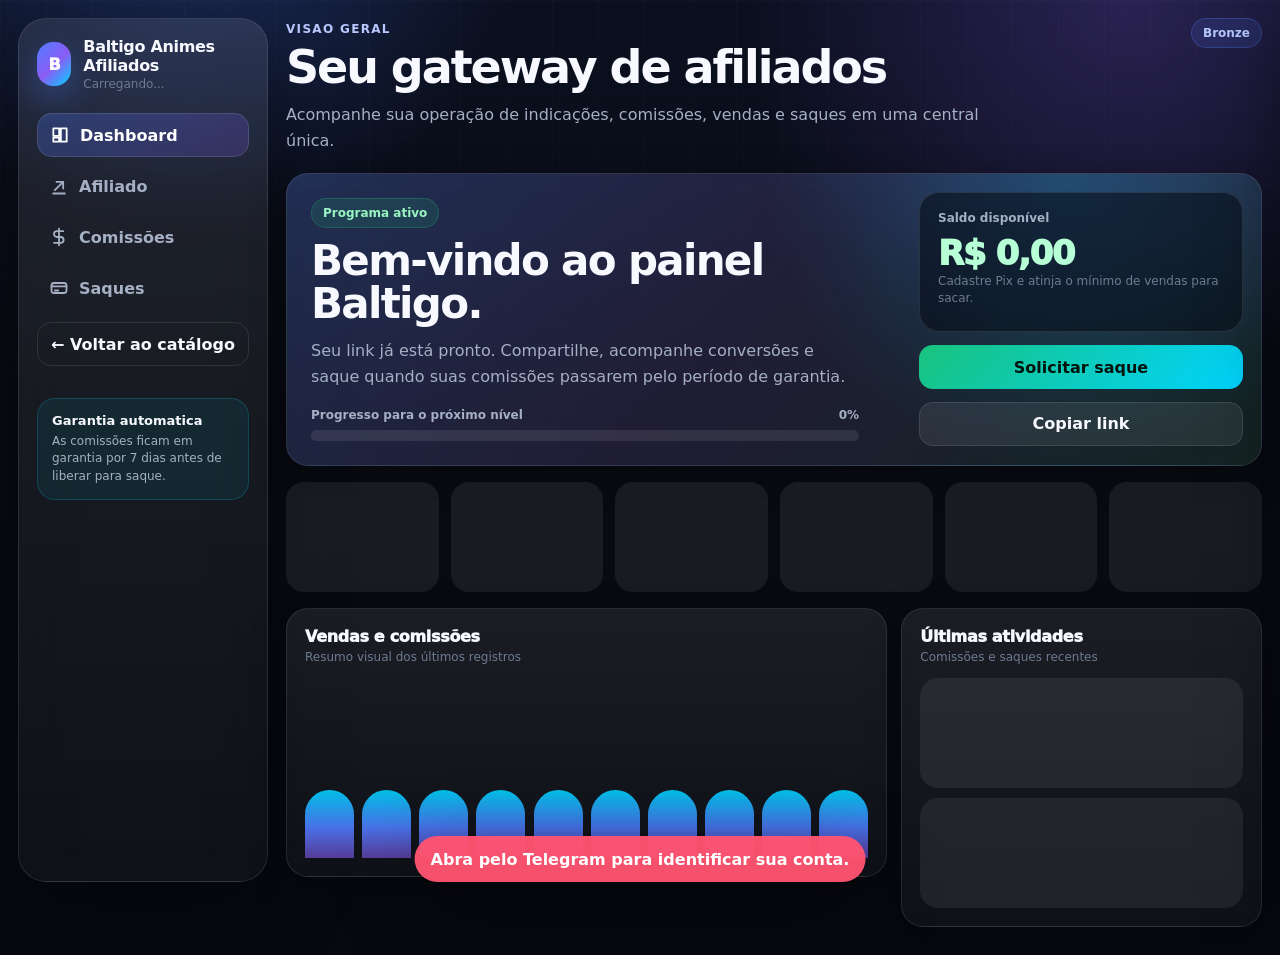
<file: miniapp/affiliate/index.html>
<!doctype html>
<html lang="pt-BR">
<head>
  <meta charset="utf-8" />
  <meta name="viewport" content="width=device-width, initial-scale=1, maximum-scale=1, viewport-fit=cover" />
  <title>Baltigo Animes Afiliados</title>
  <meta name="theme-color" content="#090d18" />
  <script src="https://telegram.org/js/telegram-web-app.js"></script>
  <style>
    :root {
      --bg: #080b12;
      --bg2: #0c1220;
      --surface: rgba(17, 24, 39, .78);
      --surface2: rgba(25, 34, 52, .86);
      --surface3: rgba(255, 255, 255, .065);
      --line: rgba(255, 255, 255, .10);
      --line2: rgba(255, 255, 255, .18);
      --text: #f7f9ff;
      --text2: #a5b0c4;
      --text3: #6f7b93;
      --blue: #4f7dff;
      --cyan: #00d4ff;
      --purple: #8b5cf6;
      --green: #21d07a;
      --amber: #f6c453;
      --red: #ff5470;
      --shadow: 0 24px 80px rgba(0, 0, 0, .45);
      --shadow2: 0 10px 36px rgba(0, 0, 0, .30);
      --radius: 22px;
      --radius2: 14px;
      --safe-t: env(safe-area-inset-top, 0px);
      --safe-b: env(safe-area-inset-bottom, 0px);
      --ease: cubic-bezier(.22, 1, .36, 1);
      color-scheme: dark;
      font-family: Inter, ui-sans-serif, system-ui, -apple-system, BlinkMacSystemFont, "Segoe UI", sans-serif;
    }

    * { box-sizing: border-box; }
    html { scroll-behavior: smooth; }
    body {
      margin: 0;
      min-height: 100dvh;
      color: var(--text);
      background:
        radial-gradient(circle at 15% -10%, rgba(79, 125, 255, .28), transparent 330px),
        radial-gradient(circle at 88% 0%, rgba(139, 92, 246, .24), transparent 380px),
        linear-gradient(180deg, #0b1020 0%, #080b12 42%, #070910 100%);
      overflow-x: hidden;
      -webkit-font-smoothing: antialiased;
    }
    body::before {
      content: "";
      position: fixed;
      inset: 0;
      pointer-events: none;
      background-image:
        linear-gradient(rgba(255,255,255,.022) 1px, transparent 1px),
        linear-gradient(90deg, rgba(255,255,255,.022) 1px, transparent 1px);
      background-size: 46px 46px;
      mask-image: linear-gradient(180deg, rgba(0,0,0,.8), transparent 76%);
    }
    button, input, select, textarea { font: inherit; }
    button { border: 0; cursor: pointer; }
    input, select, textarea {
      width: 100%;
      color: var(--text);
      background: rgba(255, 255, 255, .065);
      border: 1px solid var(--line);
      border-radius: 14px;
      min-height: 48px;
      outline: none;
      padding: 0 14px;
      transition: border-color .2s, box-shadow .2s, background .2s;
    }
    textarea { min-height: 98px; padding-top: 12px; resize: vertical; }
    input:focus, select:focus, textarea:focus {
      border-color: rgba(79, 125, 255, .72);
      box-shadow: 0 0 0 4px rgba(79, 125, 255, .14);
      background: rgba(255, 255, 255, .09);
    }
    label { display: grid; gap: 8px; color: var(--text2); font-size: 13px; font-weight: 700; }

    .app-shell { position: relative; z-index: 1; max-width: 1440px; margin: 0 auto; padding: calc(18px + var(--safe-t)) 18px calc(28px + var(--safe-b)); }
    .layout { display: grid; grid-template-columns: 250px minmax(0, 1fr); gap: 18px; align-items: start; }
    .sidebar {
      position: sticky;
      top: calc(16px + var(--safe-t));
      min-height: calc(100dvh - 36px - var(--safe-t));
      background: linear-gradient(180deg, rgba(255,255,255,.09), rgba(255,255,255,.035));
      border: 1px solid var(--line);
      border-radius: 28px;
      box-shadow: var(--shadow);
      backdrop-filter: blur(24px);
      padding: 18px;
    }
    .brand { display: flex; align-items: center; gap: 12px; margin-bottom: 22px; }
    .brand-mark {
      width: 44px; height: 44px; border-radius: 16px;
      display: grid; place-items: center; font-weight: 950; letter-spacing: -.04em;
      background: linear-gradient(135deg, var(--blue), var(--purple) 52%, var(--cyan));
      box-shadow: 0 12px 32px rgba(79, 125, 255, .35);
    }
    .brand-title { font-size: 16px; font-weight: 900; letter-spacing: -.02em; }
    .brand-sub { color: var(--text3); font-size: 12px; margin-top: 2px; }
    .nav { display: grid; gap: 7px; }
    .nav-btn {
      display: flex; align-items: center; gap: 10px;
      min-height: 44px;
      padding: 0 12px;
      border-radius: 15px;
      background: transparent;
      color: var(--text2);
      font-weight: 800;
      transition: transform .18s var(--ease), background .18s, color .18s;
    }
    .nav-btn:hover { background: rgba(255,255,255,.07); color: var(--text); transform: translateX(2px); }
    .nav-btn.active { background: linear-gradient(135deg, rgba(79,125,255,.26), rgba(139,92,246,.20)); color: #fff; border: 1px solid rgba(255,255,255,.12); }
    .nav-ico { width: 20px; height: 20px; display: grid; place-items: center; color: currentColor; }
    .nav-ico svg { width: 20px; height: 20px; stroke: currentColor; fill: none; stroke-width: 2.15; stroke-linecap: round; stroke-linejoin: round; }
    .side-mini {
      margin-top: 18px;
      padding: 14px;
      border-radius: 18px;
      background: rgba(0, 212, 255, .08);
      border: 1px solid rgba(0, 212, 255, .18);
    }
    .side-mini strong { display: block; font-size: 13px; }
    .side-mini span { display: block; margin-top: 5px; color: var(--text2); font-size: 12px; line-height: 1.45; }

    .mobile-top { display: none; align-items: center; justify-content: space-between; gap: 12px; margin-bottom: 14px; }
    .mobile-nav {
      display: none;
      position: fixed;
      left: 12px; right: 12px; bottom: calc(10px + var(--safe-b));
      z-index: 30;
      grid-template-columns: repeat(5, 1fr);
      gap: 4px;
      padding: 6px;
      border-radius: 24px;
      background: rgba(12, 18, 32, .92);
      border: 1px solid var(--line);
      box-shadow: var(--shadow);
      backdrop-filter: blur(24px);
    }
    .mobile-nav.no-admin { grid-template-columns: repeat(4, 1fr); }
    .mobile-nav .nav-btn { min-height: 56px; justify-content: center; padding: 0; border-radius: 18px; flex-direction: column; gap: 3px; font-size: 10px; }
    .mobile-nav .nav-btn span:last-child { display: block; }
    .mobile-nav .nav-ico { width: 22px; height: 22px; }
    .mobile-nav .nav-ico svg { width: 21px; height: 21px; }

    .content { min-width: 0; }
    .page { display: none; animation: pageIn .26s var(--ease) both; }
    .page.active { display: block; }
    @keyframes pageIn { from { opacity: 0; transform: translateY(12px); } to { opacity: 1; transform: translateY(0); } }

    .topline { display: flex; align-items: flex-start; justify-content: space-between; gap: 14px; margin-bottom: 18px; }
    .eyebrow { display: inline-flex; align-items: center; gap: 8px; color: #b9c7ff; font-size: 12px; font-weight: 900; text-transform: uppercase; letter-spacing: .11em; }
    .page-title { margin: 8px 0 0; font-size: clamp(27px, 4.5vw, 46px); line-height: .98; letter-spacing: -.045em; }
    .page-copy { color: var(--text2); max-width: 720px; line-height: 1.65; margin: 12px 0 0; }
    .pill {
      display: inline-flex; align-items: center; gap: 7px;
      min-height: 30px;
      padding: 0 11px;
      border-radius: 999px;
      font-size: 12px;
      font-weight: 900;
      background: rgba(255,255,255,.07);
      border: 1px solid var(--line);
      color: var(--text2);
      white-space: nowrap;
    }
    .pill.green { background: rgba(33,208,122,.12); border-color: rgba(33,208,122,.24); color: #9af5c2; }
    .pill.amber { background: rgba(246,196,83,.13); border-color: rgba(246,196,83,.24); color: #ffe4a1; }
    .pill.blue { background: rgba(79,125,255,.14); border-color: rgba(79,125,255,.28); color: #b8c8ff; }
    .pill.red { background: rgba(255,84,112,.13); border-color: rgba(255,84,112,.26); color: #ffb3c1; }

    .card {
      position: relative;
      overflow: hidden;
      background: linear-gradient(180deg, rgba(255,255,255,.078), rgba(255,255,255,.036));
      border: 1px solid var(--line);
      border-radius: var(--radius);
      box-shadow: var(--shadow2);
      backdrop-filter: blur(22px);
      transition: transform .22s var(--ease), border-color .22s, background .22s;
    }
    .card:hover { transform: translateY(-3px); border-color: rgba(255,255,255,.18); }
    .card-pad { padding: 18px; }
    .hero-card {
      display: grid;
      grid-template-columns: minmax(0, 1fr) 360px;
      gap: 18px;
      align-items: stretch;
      margin-bottom: 16px;
      background:
        radial-gradient(circle at 80% 0%, rgba(0,212,255,.20), transparent 300px),
        linear-gradient(135deg, rgba(79,125,255,.22), rgba(139,92,246,.11) 48%, rgba(33,208,122,.08)),
        rgba(255,255,255,.045);
    }
    .hero-main { padding: 24px; }
    .hero-main h2 { margin: 12px 0 0; font-size: clamp(25px, 3.7vw, 42px); line-height: 1.02; letter-spacing: -.04em; }
    .hero-main p { color: var(--text2); line-height: 1.65; margin: 12px 0 0; max-width: 720px; }
    .hero-side { padding: 18px; display: grid; gap: 12px; align-content: stretch; }
    .balance-box {
      border-radius: 20px;
      background: rgba(4, 9, 18, .52);
      border: 1px solid rgba(255,255,255,.10);
      padding: 18px;
    }
    .balance-label { color: var(--text2); font-size: 12px; font-weight: 800; }
    .balance-value { margin-top: 8px; font-size: 34px; font-weight: 950; letter-spacing: -.04em; color: #b7ffd5; overflow-wrap: anywhere; }
    .progress-wrap { margin-top: 18px; }
    .progress-head { display: flex; justify-content: space-between; gap: 12px; color: var(--text2); font-size: 12px; font-weight: 800; margin-bottom: 8px; }
    .progress { height: 11px; border-radius: 999px; background: rgba(255,255,255,.09); overflow: hidden; }
    .progress span { display: block; height: 100%; width: 0%; border-radius: inherit; background: linear-gradient(90deg, var(--blue), var(--cyan), var(--green)); transition: width .7s var(--ease); }

    .btn {
      display: inline-flex; align-items: center; justify-content: center; gap: 9px;
      min-height: 44px;
      padding: 0 15px;
      border-radius: 14px;
      background: rgba(255,255,255,.08);
      border: 1px solid var(--line);
      color: var(--text);
      font-weight: 900;
      transition: transform .18s var(--ease), box-shadow .18s, background .18s, border-color .18s;
      white-space: nowrap;
    }
    .btn:hover { transform: translateY(-1px); border-color: var(--line2); background: rgba(255,255,255,.11); }
    .btn:active { transform: scale(.97); }
    .btn.primary { border: 0; background: linear-gradient(135deg, var(--blue), var(--purple)); box-shadow: 0 12px 28px rgba(79,125,255,.26); }
    .btn.money { border: 0; background: linear-gradient(135deg, #19c37d, #00d4ff); color: #03130d; }
    .btn.danger { border: 0; background: linear-gradient(135deg, #ff5470, #f43f5e); }
    .btn.ghost { background: transparent; }
    .btn.full { width: 100%; }
    .btn:disabled { opacity: .45; cursor: not-allowed; transform: none; }
    .actions { display: flex; flex-wrap: wrap; gap: 10px; align-items: center; }

    .kpi-grid { display: grid; grid-template-columns: repeat(6, minmax(0, 1fr)); gap: 12px; margin-bottom: 16px; }
    .kpi { min-height: 134px; padding: 17px; }
    .kpi-icon { width: 38px; height: 38px; border-radius: 14px; display: grid; place-items: center; margin-bottom: 14px; background: rgba(255,255,255,.08); color: #cbd5ff; }
    .kpi-label { color: var(--text2); font-size: 12px; font-weight: 850; }
    .kpi-value { margin-top: 7px; font-size: 24px; font-weight: 950; letter-spacing: -.04em; overflow-wrap: anywhere; }
    .kpi-hint { margin-top: 5px; color: var(--text3); font-size: 12px; }
    .kpi.green .kpi-value { color: #a7f3c6; }
    .kpi.amber .kpi-value { color: #ffe4a1; }
    .kpi.red .kpi-value { color: #ffb3c1; }

    .grid-2 { display: grid; grid-template-columns: minmax(0, 1.25fr) minmax(330px, .75fr); gap: 14px; align-items: start; }
    .grid-3 { display: grid; grid-template-columns: repeat(3, minmax(0, 1fr)); gap: 12px; }
    .section-head { display: flex; align-items: center; justify-content: space-between; gap: 12px; margin-bottom: 14px; }
    .section-title { margin: 0; font-size: 16px; font-weight: 950; letter-spacing: -.02em; }
    .section-sub { margin-top: 4px; color: var(--text3); font-size: 12px; }

    .chart { display: flex; align-items: end; gap: 8px; height: 180px; padding-top: 10px; }
    .bar { flex: 1; min-width: 16px; border-radius: 999px 999px 8px 8px; background: linear-gradient(180deg, var(--cyan), var(--blue) 55%, rgba(139,92,246,.65)); min-height: 18px; opacity: .9; transform-origin: bottom; animation: grow .65s var(--ease) both; }
    @keyframes grow { from { transform: scaleY(.2); opacity: .35; } to { transform: scaleY(1); opacity: .9; } }

    .link-box { display: grid; gap: 12px; }
    .copy-field { display: flex; gap: 9px; padding: 8px; border-radius: 18px; background: rgba(0,0,0,.22); border: 1px solid var(--line); }
    .copy-field input { border: 0; background: transparent; min-height: 38px; padding: 0 6px; font-weight: 800; color: #dbe6ff; }
    .qr-card { display: grid; grid-template-columns: 116px minmax(0, 1fr); gap: 14px; align-items: center; }
    .qr-card img { width: 116px; height: 116px; border-radius: 18px; background: #fff; padding: 8px; }
    .share-texts { display: grid; gap: 10px; }
    .share-template {
      padding: 13px;
      border-radius: 16px;
      background: rgba(255,255,255,.055);
      border: 1px solid var(--line);
      color: var(--text2);
      line-height: 1.45;
      cursor: pointer;
      transition: background .18s, transform .18s var(--ease);
    }
    .share-template:hover { background: rgba(255,255,255,.085); transform: translateY(-2px); }

    .activity-list, .commission-list, .withdraw-list, .affiliate-list { display: grid; gap: 10px; }
    .activity-item, .commission-item, .withdraw-item, .affiliate-item {
      display: grid;
      grid-template-columns: minmax(0, 1fr) auto;
      gap: 12px;
      align-items: center;
      padding: 14px;
      border-radius: 18px;
      border: 1px solid var(--line);
      background: rgba(255,255,255,.045);
      transition: transform .18s var(--ease), border-color .18s;
    }
    .activity-item:hover, .commission-item:hover, .withdraw-item:hover, .affiliate-item:hover { transform: translateY(-2px); border-color: var(--line2); }
    .item-title { font-weight: 920; }
    .item-meta { margin-top: 4px; color: var(--text3); font-size: 12px; line-height: 1.45; }
    .item-money { font-weight: 950; font-size: 16px; text-align: right; }

    .filters { display: flex; flex-wrap: wrap; gap: 8px; margin-bottom: 14px; }
    .chip {
      min-height: 36px;
      padding: 0 12px;
      border-radius: 999px;
      background: rgba(255,255,255,.055);
      color: var(--text2);
      border: 1px solid var(--line);
      font-size: 12px;
      font-weight: 900;
    }
    .chip.active { background: #fff; color: #101624; }
    .status {
      display: inline-flex; align-items: center; gap: 6px;
      min-height: 26px;
      padding: 0 9px;
      border-radius: 999px;
      font-size: 11px;
      font-weight: 950;
      background: rgba(255,255,255,.08);
      color: var(--text2);
      white-space: nowrap;
    }
    .status.available, .status.paid, .status.active { color: #9af5c2; background: rgba(33,208,122,.13); }
    .status.pending_guarantee, .status.pending, .status.incomplete { color: #ffe4a1; background: rgba(246,196,83,.14); }
    .status.withdrawal_pending { color: #b8c8ff; background: rgba(79,125,255,.16); }
    .status.canceled, .status.refused, .status.blocked { color: #ffb3c1; background: rgba(255,84,112,.14); }

    .withdraw-hero { display: grid; grid-template-columns: minmax(0, 1fr) 320px; gap: 14px; }
    .requirements { display: grid; gap: 9px; }
    .req { display: flex; align-items: center; justify-content: space-between; gap: 12px; padding: 11px 12px; border-radius: 15px; background: rgba(255,255,255,.05); border: 1px solid var(--line); color: var(--text2); font-size: 13px; font-weight: 800; }
    .req.ok { color: #b7ffd5; border-color: rgba(33,208,122,.20); }

    .admin-toolbar { display: grid; grid-template-columns: minmax(220px, 1fr) 150px 150px 170px; gap: 10px; margin-bottom: 14px; }
    .admin-list .affiliate-item { grid-template-columns: minmax(0, 1fr) auto; }
    .affiliate-main { display: grid; gap: 8px; }
    .affiliate-name { font-weight: 950; font-size: 15px; }
    .affiliate-metrics { display: flex; flex-wrap: wrap; gap: 7px; color: var(--text3); font-size: 12px; }

    .drawer-backdrop {
      position: fixed;
      inset: 0;
      z-index: 80;
      background: rgba(0,0,0,.55);
      opacity: 0;
      pointer-events: none;
      transition: opacity .22s;
    }
    .drawer {
      position: fixed;
      top: 0; right: 0; bottom: 0;
      z-index: 90;
      width: min(480px, 100vw);
      background: rgba(12,18,32,.96);
      border-left: 1px solid var(--line);
      box-shadow: var(--shadow);
      transform: translateX(102%);
      transition: transform .28s var(--ease);
      backdrop-filter: blur(26px);
      padding: calc(18px + var(--safe-t)) 18px calc(18px + var(--safe-b));
      overflow-y: auto;
    }
    body.drawer-open .drawer-backdrop { opacity: 1; pointer-events: auto; }
    body.drawer-open .drawer { transform: translateX(0); }

    .onboarding {
      position: fixed;
      inset: 0;
      z-index: 100;
      display: none;
      padding: calc(18px + var(--safe-t)) 16px calc(18px + var(--safe-b));
      background:
        radial-gradient(circle at 20% 0%, rgba(79,125,255,.32), transparent 360px),
        radial-gradient(circle at 90% 10%, rgba(139,92,246,.30), transparent 420px),
        #080b12;
      overflow-y: auto;
    }
    .onboarding.active { display: grid; place-items: center; }
    .onboarding-shell { width: min(1060px, 100%); display: grid; grid-template-columns: minmax(0, 1fr) 420px; gap: 18px; align-items: stretch; }
    .onboarding-copy, .onboarding-form {
      border-radius: 30px;
      border: 1px solid var(--line);
      background: linear-gradient(180deg, rgba(255,255,255,.095), rgba(255,255,255,.045));
      box-shadow: var(--shadow);
      backdrop-filter: blur(24px);
    }
    .onboarding-copy { padding: clamp(24px, 5vw, 44px); display: grid; align-content: center; }
    .onboarding-copy h1 { margin: 14px 0 0; font-size: clamp(36px, 7vw, 66px); line-height: .93; letter-spacing: -.06em; }
    .onboarding-copy p { color: var(--text2); line-height: 1.7; font-size: 16px; max-width: 630px; }
    .benefits { display: grid; grid-template-columns: repeat(2, minmax(0, 1fr)); gap: 10px; margin-top: 18px; }
    .benefit { padding: 14px; border-radius: 18px; background: rgba(255,255,255,.055); border: 1px solid var(--line); font-weight: 850; color: #e5ebff; }
    .onboarding-form { padding: 22px; align-self: center; }
    .form-title { font-size: 20px; font-weight: 950; margin-bottom: 6px; }
    .form-sub { color: var(--text2); font-size: 13px; line-height: 1.5; margin-bottom: 16px; }
    .form-grid { display: grid; gap: 12px; }

    .skeleton { position: relative; overflow: hidden; background: rgba(255,255,255,.07); border-radius: 18px; min-height: 110px; }
    .skeleton::after {
      content: "";
      position: absolute;
      inset: 0;
      transform: translateX(-100%);
      background: linear-gradient(90deg, transparent, rgba(255,255,255,.12), transparent);
      animation: shimmer 1.15s infinite;
    }
    @keyframes shimmer { 100% { transform: translateX(100%); } }

    .empty {
      display: grid; place-items: center; text-align: center;
      min-height: 180px;
      border-radius: 20px;
      border: 1px dashed var(--line2);
      color: var(--text2);
      padding: 22px;
    }
    .toast {
      position: fixed;
      left: 50%;
      bottom: calc(18px + var(--safe-b));
      transform: translateX(-50%) translateY(24px);
      z-index: 120;
      opacity: 0;
      pointer-events: none;
      min-height: 46px;
      max-width: calc(100vw - 28px);
      padding: 0 16px;
      border-radius: 999px;
      display: flex; align-items: center; gap: 10px;
      background: rgba(255,255,255,.96);
      color: #101624;
      font-weight: 900;
      box-shadow: var(--shadow);
      transition: opacity .22s, transform .22s var(--ease);
    }
    .toast.show { opacity: 1; transform: translateX(-50%) translateY(0); }

    .muted { color: var(--text2); }
    .tiny { color: var(--text3); font-size: 12px; line-height: 1.45; }
    .hidden { display: none !important; }

    @media (max-width: 1180px) {
      .layout { grid-template-columns: 1fr; }
      .sidebar { display: none; }
      .mobile-top, .mobile-nav { display: flex; }
      .mobile-nav { display: grid; }
      .app-shell { padding-bottom: calc(96px + var(--safe-b)); }
      .hero-card, .grid-2, .withdraw-hero { grid-template-columns: 1fr; }
      .kpi-grid { grid-template-columns: repeat(3, minmax(0, 1fr)); }
    }
    @media (max-width: 760px) {
      .app-shell { padding-left: 12px; padding-right: 12px; }
      .topline { display: block; }
      .kpi-grid, .grid-3, .admin-toolbar { grid-template-columns: 1fr; }
      .hero-main, .hero-side, .card-pad { padding: 15px; }
      .balance-value { font-size: 29px; }
      .copy-field, .qr-card { display: grid; grid-template-columns: 1fr; }
      .qr-card img { width: 140px; height: 140px; }
      .activity-item, .commission-item, .withdraw-item, .affiliate-item { grid-template-columns: 1fr; }
      .item-money { text-align: left; }
      .onboarding-shell { grid-template-columns: 1fr; }
      .benefits { grid-template-columns: 1fr; }
      .onboarding-copy { padding: 24px; }
    }
  </style>
</head>
<body>
  <div class="onboarding" id="onboarding">
    <div class="onboarding-shell">
      <section class="onboarding-copy">
        <span class="eyebrow">Baltigo Animes Partners</span>
        <h1>Crie sua conta de afiliado.</h1>
        <p>Seu painel para divulgar o bot de animes, acompanhar vendas em tempo real, receber comissões e solicitar saque via Pix com uma experiência de plataforma profissional.</p>
        <div class="benefits">
          <div class="benefit">Link personalizado</div>
          <div class="benefit">Comissões por venda</div>
          <div class="benefit">Saldo em tempo real</div>
          <div class="benefit">Saque via Pix</div>
        </div>
      </section>
      <form class="onboarding-form" id="accountForm">
        <div class="form-title">Dados da conta</div>
        <div class="form-sub">Essas informações ajudam o admin a validar pagamentos e organizar os afiliados.</div>
        <div class="form-grid">
          <label>Nome completo<input id="accountName" autocomplete="name" placeholder="Seu nome completo" required /></label>
          <label>E-mail<input id="accountEmail" type="email" autocomplete="email" placeholder="voce@email.com" required /></label>
          <label>Telefone / WhatsApp<input id="accountPhone" autocomplete="tel" placeholder="(00) 00000-0000" required /></label>
          <button class="btn primary full" id="accountSubmit" type="submit">Criar minha conta</button>
        </div>
      </form>
    </div>
  </div>

  <div class="app-shell">
    <header class="mobile-top">
      <div class="brand">
        <div class="brand-mark">B</div>
        <div><div class="brand-title">Afiliados</div><div class="brand-sub" id="mobileUserLabel">Baltigo</div></div>
      </div>
      <div class="actions" style="gap:8px;justify-content:flex-end">
        <button class="btn ghost" id="backToAnimeAppMobile" type="button" style="min-height:38px;padding:0 11px">← Animes</button>
        <span class="pill blue" id="mobileTier">Bronze</span>
      </div>
    </header>

    <div class="layout">
      <aside class="sidebar">
        <div class="brand">
          <div class="brand-mark">B</div>
          <div><div class="brand-title">Baltigo Animes Afiliados</div><div class="brand-sub" id="userLabel">Carregando...</div></div>
        </div>
        <nav class="nav" id="desktopNav">
          <button class="nav-btn active" data-view="dashboard"><span class="nav-ico" data-icon="dashboard"></span><span>Dashboard</span></button>
          <button class="nav-btn" data-view="affiliate"><span class="nav-ico" data-icon="affiliate"></span><span>Afiliado</span></button>
          <button class="nav-btn" data-view="commissions"><span class="nav-ico" data-icon="commissions"></span><span>Comissões</span></button>
          <button class="nav-btn" data-view="withdrawals"><span class="nav-ico" data-icon="withdrawals"></span><span>Saques</span></button>
          <button class="nav-btn hidden" data-view="admin" id="adminNav"><span class="nav-ico" data-icon="admin"></span><span>Admin</span></button>
        </nav>
        <button class="btn ghost full" id="backToAnimeApp" type="button" style="margin:12px 0 14px">← Voltar ao catálogo</button>
        <div class="side-mini">
          <strong>Garantia automatica</strong>
          <span>As comissões ficam em garantia por 7 dias antes de liberar para saque.</span>
        </div>
      </aside>

      <main class="content">
        <section class="page active" id="dashboardPage">
          <div class="topline">
            <div>
              <span class="eyebrow">Visao geral</span>
              <h1 class="page-title" id="helloTitle">Seu gateway de afiliados</h1>
              <p class="page-copy">Acompanhe sua operação de indicações, comissões, vendas e saques em uma central única.</p>
            </div>
            <span class="pill blue" id="tierPill">Bronze</span>
          </div>

          <article class="card hero-card">
            <div class="hero-main">
              <span class="pill green">Programa ativo</span>
              <h2 id="heroGreeting">Bem-vindo ao painel Baltigo.</h2>
              <p id="heroText">Seu link já está pronto. Compartilhe, acompanhe conversões e saque quando suas comissões passarem pelo período de garantia.</p>
              <div class="progress-wrap">
                <div class="progress-head"><span id="levelProgressLabel">Progresso para o próximo nível</span><span id="levelProgressValue">0%</span></div>
                <div class="progress"><span id="levelBar"></span></div>
              </div>
            </div>
            <div class="hero-side">
              <div class="balance-box">
              <div class="balance-label">Saldo disponível</div>
                <div class="balance-value" id="availableHero">R$ 0,00</div>
                <div class="tiny" id="withdrawHint">Cadastre Pix e atinja o mínimo de vendas para sacar.</div>
              </div>
              <div class="actions">
                <button class="btn money full" id="withdrawBtn">Solicitar saque</button>
                <button class="btn full" id="copyLinkBtn">Copiar link</button>
              </div>
            </div>
          </article>

          <section class="kpi-grid" id="kpiGrid"></section>

          <section class="grid-2">
            <article class="card card-pad">
              <div class="section-head"><div><h3 class="section-title">Vendas e comissões</h3><div class="section-sub">Resumo visual dos últimos registros</div></div></div>
              <div class="chart" id="salesChart"></div>
            </article>
            <article class="card card-pad">
              <div class="section-head"><div><h3 class="section-title">Últimas atividades</h3><div class="section-sub">Comissões e saques recentes</div></div></div>
              <div class="activity-list" id="activityList"></div>
            </article>
          </section>
        </section>

        <section class="page" id="affiliatePage">
          <div class="topline">
            <div><span class="eyebrow">Divulgacao</span><h1 class="page-title">Central do afiliado</h1><p class="page-copy">Copie seu link, gere QR Code e use textos prontos para vender mais.</p></div>
          </div>
          <section class="grid-2">
            <article class="card card-pad link-box">
              <div class="section-head"><div><h3 class="section-title">Link personalizado</h3><div class="section-sub">Toda venda feita por esse link entra na sua carteira.</div></div></div>
              <div class="copy-field"><input id="refLink" readonly /><button class="btn primary" id="copyLinkBtn2">Copiar</button><button class="btn" id="shareBtn">Compartilhar</button></div>
              <div class="qr-card">
                <img id="qrImage" alt="QR Code do link de indicacao" />
                <div><h3 class="section-title">QR Code</h3><p class="tiny">Use em grupos, stories ou materiais de divulgacao. O destino e o mesmo link personalizado.</p></div>
              </div>
            </article>
            <article class="card card-pad">
              <div class="section-head"><div><h3 class="section-title">Metricas do link</h3><div class="section-sub">Funil simples da sua indicacao</div></div></div>
              <div class="grid-3" id="affiliateMetrics"></div>
            </article>
          </section>
          <section class="card card-pad" style="margin-top:14px">
            <div class="section-head"><div><h3 class="section-title">Textos prontos</h3><div class="section-sub">Toque para copiar uma sugestao de divulgacao.</div></div></div>
            <div class="share-texts" id="shareTexts"></div>
          </section>
        </section>

        <section class="page" id="commissionsPage">
          <div class="topline">
            <div><span class="eyebrow">Financeiro</span><h1 class="page-title">Comissões</h1><p class="page-copy">Cada comissão passa por garantia de 7 dias antes de ficar disponível para saque.</p></div>
          </div>
          <div class="grid-3" id="commissionStatusCards"></div>
          <article class="card card-pad" style="margin-top:14px">
            <div class="section-head"><div><h3 class="section-title">Histórico</h3><div class="section-sub">Filtre por status para acompanhar cada venda.</div></div></div>
            <div class="filters" id="commissionFilters"></div>
            <div class="commission-list" id="commissionsList"></div>
          </article>
        </section>

        <section class="page" id="withdrawalsPage">
          <div class="topline">
            <div><span class="eyebrow">Pix</span><h1 class="page-title">Saques</h1><p class="page-copy">Gerencie sua chave Pix, veja o que falta para sacar e acompanhe o histórico.</p></div>
          </div>
          <section class="withdraw-hero">
            <article class="card card-pad">
              <div class="balance-label">Pronto para sacar</div>
              <div class="balance-value" id="withdrawAvailable">R$ 0,00</div>
              <div class="requirements" id="withdrawRequirements" style="margin-top:16px"></div>
              <div class="actions" style="margin-top:16px"><button class="btn money" id="withdrawBtn2">Solicitar saque</button></div>
            </article>
            <article class="card card-pad">
              <div class="section-head"><div><h3 class="section-title">Chave Pix</h3><div class="section-sub">Usada para pagar seus saques.</div></div></div>
              <label>Pix cadastrado<input id="pixInput" placeholder="CPF, e-mail, telefone ou chave aleatoria" /></label>
              <button class="btn primary full" id="savePixBtn" style="margin-top:12px">Salvar Pix</button>
            </article>
          </section>
          <article class="card card-pad" style="margin-top:14px">
            <div class="section-head"><div><h3 class="section-title">Histórico de saques</h3><div class="section-sub">Status e comprovação administrativa.</div></div></div>
            <div class="withdraw-list" id="withdrawalsList"></div>
          </article>
        </section>

        <section class="page" id="adminPage">
          <div class="topline">
            <div><span class="eyebrow">Administracao</span><h1 class="page-title">Operacao de afiliados</h1><p class="page-copy">Visao geral, saques pendentes, afiliados, filtros e detalhes de cada conta.</p></div>
          </div>
          <section class="kpi-grid" id="adminKpis"></section>
          <section class="grid-2">
            <article class="card card-pad">
              <div class="section-head"><div><h3 class="section-title">Saques pendentes</h3><div class="section-sub">Aprove ou recuse pagamentos Pix.</div></div></div>
              <div class="withdraw-list" id="adminWithdrawals"></div>
            </article>
            <article class="card card-pad">
              <div class="section-head"><div><h3 class="section-title">Configuracoes</h3><div class="section-sub">Ajustes principais do programa.</div></div></div>
              <div class="grid-3" id="settingsGrid"></div>
              <button class="btn primary full" id="saveSettingsBtn" style="margin-top:12px">Salvar configuracoes</button>
            </article>
          </section>
          <article class="card card-pad" style="margin-top:14px">
            <div class="section-head"><div><h3 class="section-title">Afiliados</h3><div class="section-sub">Busque, filtre, ordene e abra detalhes.</div></div></div>
            <div class="admin-toolbar">
              <input id="adminSearch" placeholder="Buscar por nome, e-mail, telefone ou ID" />
              <select id="adminTier"><option value="all">Todos niveis</option><option>Bronze</option><option>Prata</option><option>Ouro</option></select>
              <select id="adminStatus"><option value="all">Todos status</option><option value="active">Ativo</option><option value="incomplete">Incompleto</option><option value="blocked">Bloqueado</option></select>
              <select id="adminSort"><option value="sales">Ordenar vendas</option><option value="saldo">Ordenar saldo</option><option value="cliques">Ordenar cliques</option><option value="data">Ordenar data</option></select>
            </div>
            <div class="affiliate-list admin-list" id="adminAffiliates"></div>
          </article>
        </section>
      </main>
    </div>
  </div>

  <nav class="mobile-nav" id="mobileNav">
    <button class="nav-btn active" data-view="dashboard"><span class="nav-ico" data-icon="dashboard"></span><span>Inicio</span></button>
    <button class="nav-btn" data-view="affiliate"><span class="nav-ico" data-icon="affiliate"></span><span>Link</span></button>
          <button class="nav-btn" data-view="commissions"><span class="nav-ico" data-icon="commissions"></span><span>Comissão</span></button>
    <button class="nav-btn" data-view="withdrawals"><span class="nav-ico" data-icon="withdrawals"></span><span>Saque</span></button>
    <button class="nav-btn hidden" data-view="admin" id="adminNavMobile"><span class="nav-ico" data-icon="admin"></span><span>Admin</span></button>
  </nav>

  <div class="drawer-backdrop" id="drawerBackdrop"></div>
  <aside class="drawer" id="drawer">
    <div class="section-head">
      <div><h3 class="section-title" id="drawerTitle">Detalhes</h3><div class="section-sub" id="drawerSub">Afiliado</div></div>
      <button class="btn ghost" id="drawerClose">Fechar</button>
    </div>
    <div id="drawerBody"></div>
  </aside>

  <div class="toast" id="toast">Tudo certo</div>

  <script>
    const tg = window.Telegram?.WebApp;
    tg?.ready?.();
    tg?.expand?.();

    const $ = (id) => document.getElementById(id);
    const user = tg?.initDataUnsafe?.user || {};
    const params = new URLSearchParams(location.search);
    const userId = String(user.id || params.get("user_id") || "");
    const botUsername = params.get("bot") || "AnimesBaltigo_Bot";
    const state = {
      summary: null,
      commissions: [],
      withdrawals: [],
      adminOverview: null,
      adminWithdrawals: [],
      adminAffiliates: [],
      commissionFilter: "all",
      currentView: "dashboard",
    };

    const icons = {
      dashboard: `<svg viewBox="0 0 24 24"><path d="M4 13h7V4H4z"/><path d="M13 20h7V4h-7z"/><path d="M4 20h7v-5H4z"/></svg>`,
      affiliate: `<svg viewBox="0 0 24 24"><path d="M7 17 17 7"/><path d="M9 7h8v8"/><path d="M5 21h14"/></svg>`,
      commissions: `<svg viewBox="0 0 24 24"><path d="M12 2v20"/><path d="M17 5H9.5a3.5 3.5 0 0 0 0 7H14a3.5 3.5 0 0 1 0 7H6"/></svg>`,
      withdrawals: `<svg viewBox="0 0 24 24"><rect x="3" y="6" width="18" height="12" rx="3"/><path d="M3 10h18"/><path d="M7 15h4"/></svg>`,
      admin: `<svg viewBox="0 0 24 24"><path d="M12 3 4 6v6c0 5 3.4 8 8 9 4.6-1 8-4 8-9V6z"/><path d="M9 12l2 2 4-5"/></svg>`,
      money: `<svg width="19" height="19" viewBox="0 0 24 24" fill="none" stroke="currentColor" stroke-width="2"><path d="M12 2v20"/><path d="M17 5H9.5a3.5 3.5 0 0 0 0 7H14a3.5 3.5 0 0 1 0 7H6"/></svg>`,
      clock: `<svg width="19" height="19" viewBox="0 0 24 24" fill="none" stroke="currentColor" stroke-width="2"><circle cx="12" cy="12" r="10"/><path d="M12 6v6l4 2"/></svg>`,
      trend: `<svg width="19" height="19" viewBox="0 0 24 24" fill="none" stroke="currentColor" stroke-width="2"><path d="m3 17 6-6 4 4 8-8"/><path d="M14 7h7v7"/></svg>`,
      link: `<svg width="19" height="19" viewBox="0 0 24 24" fill="none" stroke="currentColor" stroke-width="2"><path d="M10 13a5 5 0 0 0 7.54.54l3-3a5 5 0 0 0-7.07-7.07l-1.72 1.71"/><path d="M14 11a5 5 0 0 0-7.54-.54l-3 3a5 5 0 0 0 7.07 7.07l1.71-1.71"/></svg>`,
      users: `<svg width="19" height="19" viewBox="0 0 24 24" fill="none" stroke="currentColor" stroke-width="2"><path d="M16 21v-2a4 4 0 0 0-4-4H6a4 4 0 0 0-4 4v2"/><circle cx="9" cy="7" r="4"/><path d="M22 21v-2a4 4 0 0 0-3-3.87"/><path d="M16 3.13a4 4 0 0 1 0 7.75"/></svg>`,
      check: `<svg width="19" height="19" viewBox="0 0 24 24" fill="none" stroke="currentColor" stroke-width="2.4"><path d="M20 6 9 17l-5-5"/></svg>`,
    };

    function toast(text, type = "ok") {
      const el = $("toast");
      el.textContent = text;
      el.style.color = type === "error" ? "#fff" : "#101624";
      el.style.background = type === "error" ? "rgba(255,84,112,.96)" : "rgba(255,255,255,.96)";
      el.classList.add("show");
      clearTimeout(window.__toast);
      window.__toast = setTimeout(() => el.classList.remove("show"), 2600);
    }

    async function api(path, options = {}) {
      const response = await fetch(path, options);
      const data = await response.json().catch(() => ({}));
      if (!response.ok) throw new Error(data.detail || "Erro na API");
      return data;
    }

    function esc(value) {
      return String(value ?? "").replace(/[&<>"']/g, ch => ({ "&": "&amp;", "<": "&lt;", ">": "&gt;", '"': "&quot;", "'": "&#39;" }[ch]));
    }

    function money(cents) {
      return (Number(cents || 0) / 100).toLocaleString("pt-BR", { style: "currency", currency: "BRL" });
    }

    function dateLabel(value) {
      if (!value) return "-";
      const date = new Date(String(value).replace(" ", "T") + "Z");
      if (Number.isNaN(date.getTime())) return value;
      return date.toLocaleString("pt-BR", { day: "2-digit", month: "2-digit", year: "2-digit", hour: "2-digit", minute: "2-digit" });
    }

    function animeAppHref() {
      const url = new URL("/miniapp/index.html", location.origin);
      if (userId) url.searchParams.set("user_id", userId);
      return url.toString();
    }

    function backToAnimeApp() {
      location.href = animeAppHref();
    }

    function statusLabel(value) {
      return ({
        pending_guarantee: "Em garantia",
        available: "Disponível",
        withdrawal_pending: "Saque pendente",
        paid: "Pago",
        canceled: "Cancelado",
        pending: "Em analise",
        refused: "Recusado",
        active: "Ativo",
        incomplete: "Incompleto",
        blocked: "Bloqueado",
      })[value] || value || "-";
    }

    function refLink() {
      return `https://t.me/${botUsername}?start=ref_${userId}`;
    }

    function profileName() {
      return state.summary?.profile?.full_name || user.first_name || "Afiliado";
    }

    function nextLevelInfo() {
      const s = state.summary || {};
      const cfg = s.settings || {};
      const sales = Number(s.valid_sales || 0);
      const silver = Number(cfg.silver_sales || 50);
      const gold = Number(cfg.gold_sales || 100);
      if (sales >= gold) return { label: "Nivel maximo", target: gold, missing: 0, percent: 100 };
      const target = sales >= silver ? gold : silver;
      return { label: sales >= silver ? "Faltam para Ouro" : "Faltam para Prata", target, missing: Math.max(0, target - sales), percent: Math.min(100, Math.round((sales / target) * 100)) };
    }

    function conversionRate() {
      const clicks = Number(state.summary?.referral?.clicks || 0);
      const sales = Number(state.summary?.valid_sales || 0);
      return clicks > 0 ? `${((sales / clicks) * 100).toFixed(1)}%` : "0%";
    }

    function setView(view) {
      state.currentView = view;
      document.querySelectorAll(".page").forEach(page => page.classList.toggle("active", page.id === `${view}Page`));
      document.querySelectorAll(".nav-btn").forEach(btn => btn.classList.toggle("active", btn.dataset.view === view));
      if (view === "commissions") loadCommissions().catch(showError);
      if (view === "withdrawals") loadWithdrawals().catch(showError);
      if (view === "admin") loadAdmin().catch(showError);
      window.scrollTo({ top: 0, behavior: "smooth" });
    }

    function showError(error) {
      console.error(error);
      toast(error.message || "Algo deu errado", "error");
    }

    function renderSkeleton() {
      $("kpiGrid").innerHTML = Array.from({ length: 6 }, () => `<div class="skeleton"></div>`).join("");
      $("activityList").innerHTML = `<div class="skeleton"></div><div class="skeleton"></div>`;
      $("salesChart").innerHTML = Array.from({ length: 10 }, () => `<div class="bar" style="height:40%"></div>`).join("");
    }

    async function loadSummary() {
      if (!userId) {
        toast("Abra pelo Telegram para identificar sua conta.", "error");
        return;
      }
      state.summary = await api(`/api/affiliate/summary?user_id=${encodeURIComponent(userId)}`);
      const referral = await api(`/api/affiliate/commissions?user_id=${encodeURIComponent(userId)}&limit=8`).catch(() => ({ items: [] }));
      state.commissions = referral.items || [];
      state.summary.referral = state.summary.referral || {};
      await hydrateReferralStats();
      updateAccountGate();
      renderSummary();
      loadWithdrawals().catch(() => {});
    }

    async function hydrateReferralStats() {
      const refs = state.summary?.referral || {};
      state.summary.referral = {
        clicks: Number(refs.clicks || 0),
        registered: Number(refs.total || refs.registered || 0),
        converted: Number(state.summary?.valid_sales || 0),
      };
    }

    function updateAccountGate() {
      const profile = state.summary?.profile || {};
      const created = Boolean(profile.account_created_at);
      $("onboarding").classList.toggle("active", !created);
      if (created) {
        $("accountName").value = profile.full_name || "";
        $("accountEmail").value = profile.email || "";
        $("accountPhone").value = profile.phone || "";
      }
    }

    function renderSummary() {
      const s = state.summary;
      const name = profileName();
      const next = nextLevelInfo();
      $("userLabel").textContent = user.username ? `@${user.username}` : `ID ${userId}`;
      $("mobileUserLabel").textContent = user.username ? `@${user.username}` : `ID ${userId}`;
      $("tierPill").textContent = `${s.tier} · ${s.direct_percent}%`;
      $("mobileTier").textContent = s.tier;
      $("helloTitle").textContent = `Ola, ${name.split(" ")[0] || "afiliado"}`;
      $("heroGreeting").textContent = `${s.tier} ativo, ${s.direct_percent}% por venda direta.`;
      $("availableHero").textContent = money(s.available_cents);
      $("withdrawAvailable").textContent = money(s.available_cents);
      $("withdrawHint").textContent = s.can_withdraw ? "Seu saldo está liberado para saque." : "Confira os requisitos para liberar seu próximo saque.";
      $("levelProgressLabel").textContent = next.label;
      $("levelProgressValue").textContent = next.missing ? `${next.missing} vendas restantes` : "100%";
      $("levelBar").style.width = `${next.percent}%`;
      $("adminNav").classList.toggle("hidden", !s.is_admin);
      $("adminNavMobile").classList.toggle("hidden", !s.is_admin);
      $("mobileNav").classList.toggle("no-admin", !s.is_admin);
      $("withdrawBtn").disabled = !s.can_withdraw;
      $("withdrawBtn2").disabled = !s.can_withdraw;
      $("pixInput").value = s.profile?.pix_key || "";

      const link = refLink();
      $("refLink").value = link;
      $("qrImage").src = `https://api.qrserver.com/v1/create-qr-code/?size=220x220&data=${encodeURIComponent(link)}`;

      renderKpis();
      renderChart();
      renderActivity();
      renderAffiliateArea();
      renderWithdrawRequirements();
      renderShareTexts();
    }

    function renderKpis() {
      const s = state.summary;
      const kpis = [
        ["Saldo disponível", money(s.available_cents), "Liberado para saque", "green", icons.money],
        ["Em garantia", money(s.pending_cents), "Libera após 7 dias", "amber", icons.clock],
        ["Vendas válidas", s.valid_sales, `${s.min_withdraw_sales} vendas mínimas`, "", icons.trend],
        ["Cliques no link", s.referral.clicks, "Estimativa do funil", "", icons.link],
        ["Conversao", conversionRate(), "Vendas por clique", "", icons.users],
        ["Saques pagos", money(s.paid_cents), "Histórico recebido", "green", icons.check],
      ];
      $("kpiGrid").innerHTML = kpis.map(([label, value, hint, tone, icon]) => `
        <article class="card kpi ${tone}">
          <div class="kpi-icon">${icon}</div>
          <div class="kpi-label">${esc(label)}</div>
          <div class="kpi-value">${esc(value)}</div>
          <div class="kpi-hint">${esc(hint)}</div>
        </article>`).join("");
    }

    function renderChart() {
      const values = state.commissions.length
        ? state.commissions.slice(0, 12).reverse().map(item => Math.max(14, Math.min(100, (Number(item.commission_amount_cents || 0) / 2500) * 100)))
        : [28, 44, 34, 58, 40, 72, 54, 88, 63, 76, 92, 68];
      $("salesChart").innerHTML = values.map((height, index) => `<div class="bar" style="height:${height}%; animation-delay:${index * 35}ms"></div>`).join("");
    }

    function renderActivity() {
      const commissions = state.commissions.slice(0, 4).map(item => ({
        title: item.level === 1 ? "Comissão direta registrada" : "Comissão indireta registrada",
        meta: `${statusLabel(item.status)} · libera em ${dateLabel(item.release_at)}`,
        value: money(item.commission_amount_cents),
        status: item.status,
      }));
      const withdrawals = state.withdrawals.slice(0, 2).map(item => ({
        title: "Solicitacao de saque",
        meta: `${statusLabel(item.status)} · ${dateLabel(item.requested_at)}`,
        value: money(item.amount_cents),
        status: item.status,
      }));
      const items = [...withdrawals, ...commissions].slice(0, 5);
      $("activityList").innerHTML = items.length ? items.map(renderActivityItem).join("") : `<div class="empty">Suas primeiras atividades vao aparecer aqui.</div>`;
    }

    function renderActivityItem(item) {
      return `<div class="activity-item"><div><div class="item-title">${esc(item.title)}</div><div class="item-meta">${esc(item.meta)}</div></div><div><div class="item-money">${esc(item.value)}</div><span class="status ${esc(item.status)}">${statusLabel(item.status)}</span></div></div>`;
    }

    function renderAffiliateArea() {
      const s = state.summary;
      $("affiliateMetrics").innerHTML = [
        ["Cliques", s.referral.clicks, "Pessoas que abriram seu link"],
        ["Cadastros", s.referral.registered, "Entraram pelo seu link"],
        ["Conversão", conversionRate(), "Cliques que viraram venda"],
      ].map(([label, value, hint]) => `<article class="card kpi"><div class="kpi-label">${label}</div><div class="kpi-value">${value}</div><div class="kpi-hint">${hint}</div></article>`).join("");
    }

    function renderShareTexts() {
      const link = refLink();
      const texts = [
        `Estou usando o bot de animes da Baltigo. Entra pelo meu link e libera o modo offline: ${link}`,
        `Quer assistir animes direto no Telegram? Testa esse bot aqui: ${link}`,
        `Indico o Baltigo para quem curte animes e quer praticidade. Acessa aqui: ${link}`,
      ];
      $("shareTexts").innerHTML = texts.map(text => `<div class="share-template" data-copy="${esc(text)}">${esc(text)}</div>`).join("");
    }

    function renderWithdrawRequirements() {
      const s = state.summary;
      const reqs = [
        ["Chave Pix cadastrada", Boolean(s.profile?.pix_key)],
        [`Mínimo de ${s.min_withdraw_sales} vendas válidas`, Number(s.valid_sales) >= Number(s.min_withdraw_sales)],
        ["Saldo disponível maior que zero", Number(s.available_cents) > 0],
        ["Conta ativa", !s.profile?.blocked],
      ];
      $("withdrawRequirements").innerHTML = reqs.map(([label, ok]) => `<div class="req ${ok ? "ok" : ""}"><span>${esc(label)}</span><span>${ok ? "OK" : "Pendente"}</span></div>`).join("");
    }

    async function loadCommissions() {
      const data = await api(`/api/affiliate/commissions?user_id=${encodeURIComponent(userId)}&limit=160`);
      state.commissions = data.items || [];
      renderCommissionPage();
      renderActivity();
      renderChart();
    }

    function renderCommissionPage() {
      const totals = { pending_guarantee: 0, available: 0, paid: 0, canceled: 0 };
      for (const item of state.commissions) if (item.status in totals) totals[item.status] += Number(item.commission_amount_cents || 0);
      $("commissionStatusCards").innerHTML = [
        ["Em garantia", totals.pending_guarantee, "Libera após 7 dias", "amber"],
        ["Disponível", totals.available, "Pode entrar no próximo saque", "green"],
        ["Pago", totals.paid, "Já enviado via Pix", "green"],
      ].map(([label, value, hint, tone]) => `<article class="card kpi ${tone}"><div class="kpi-label">${label}</div><div class="kpi-value">${money(value)}</div><div class="kpi-hint">${hint}</div></article>`).join("");
      const filters = [["all", "Tudo"], ["pending_guarantee", "Garantia"], ["available", "Disponível"], ["paid", "Pago"], ["canceled", "Cancelado"]];
      $("commissionFilters").innerHTML = filters.map(([value, label]) => `<button class="chip ${state.commissionFilter === value ? "active" : ""}" data-filter="${value}">${label}</button>`).join("");
      const items = state.commissionFilter === "all" ? state.commissions : state.commissions.filter(item => item.status === state.commissionFilter);
      $("commissionsList").innerHTML = items.length ? items.map(item => `
        <article class="commission-item">
          <div>
            <div class="item-title">${item.level === 1 ? "Venda direta" : "Venda indireta"} · ${esc(item.plan || "plano")}</div>
            <div class="item-meta">Venda ${money(item.sale_amount_cents)} · ${item.commission_percent}% · comprador ${esc(item.buyer_user_id)}</div>
            <div class="item-meta">Criada em ${dateLabel(item.created_at)} · libera em ${dateLabel(item.release_at)}</div>
          </div>
          <div><div class="item-money">${money(item.commission_amount_cents)}</div><span class="status ${esc(item.status)}">${statusLabel(item.status)}</span></div>
        </article>`).join("") : `<div class="empty">Nenhuma comissão nesse filtro.</div>`;
    }

    async function loadWithdrawals() {
      const data = await api(`/api/affiliate/withdrawals?user_id=${encodeURIComponent(userId)}&limit=100`);
      state.withdrawals = data.items || [];
      renderWithdrawals();
      renderActivity();
    }

    function renderWithdrawals() {
      $("withdrawalsList").innerHTML = state.withdrawals.length ? state.withdrawals.map(item => `
        <article class="withdraw-item">
          <div>
            <div class="item-title">Saque #${item.id}</div>
            <div class="item-meta">Pix: ${esc(item.pix_key)} · solicitado em ${dateLabel(item.requested_at)}</div>
            <div class="item-meta">Pago em: ${dateLabel(item.paid_at)}</div>
          </div>
          <div><div class="item-money">${money(item.amount_cents)}</div><span class="status ${esc(item.status)}">${statusLabel(item.status)}</span></div>
        </article>`).join("") : `<div class="empty">Você ainda não solicitou saques.</div>`;
    }

    async function loadAdmin() {
      if (!state.summary?.is_admin) return;
      const [overview, withdrawals, affiliates] = await Promise.all([
        api(`/api/affiliate/admin/overview?admin_user_id=${encodeURIComponent(userId)}`),
        api(`/api/affiliate/admin/withdrawals?admin_user_id=${encodeURIComponent(userId)}&status=pending&limit=100`),
        loadAdminAffiliates(false),
      ]);
      state.adminOverview = overview;
      state.adminWithdrawals = withdrawals.items || [];
      renderAdmin();
    }

    async function loadAdminAffiliates(render = true) {
      const url = new URL("/api/affiliate/admin/affiliates", location.origin);
      url.searchParams.set("admin_user_id", userId);
      url.searchParams.set("q", $("adminSearch")?.value || "");
      url.searchParams.set("tier", $("adminTier")?.value || "all");
      url.searchParams.set("status", $("adminStatus")?.value || "all");
      url.searchParams.set("sort", $("adminSort")?.value || "sales");
      const data = await api(url.pathname + url.search);
      state.adminAffiliates = data.items || [];
      if (render) renderAdminAffiliates();
      return data;
    }

    function renderAdmin() {
      const o = state.adminOverview || {};
      const available = o.commissions?.available?.amount_cents || 0;
      const pending = o.commissions?.pending_guarantee?.amount_cents || 0;
      $("adminKpis").innerHTML = [
        ["Afiliados", o.profiles || 0, "Perfis criados", "", icons.users],
        ["Saques pendentes", o.pending_withdrawals || 0, money(o.pending_withdrawal_cents), "amber", icons.clock],
        ["Saques pagos", money(o.paid_withdrawal_cents), `${o.paid_withdrawals || 0} pagamentos`, "green", icons.check],
        ["Disponível geral", money(available), "Aguardando saque", "green", icons.money],
        ["Em garantia", money(pending), "Ainda bloqueado", "amber", icons.clock],
        ["Configuracao", `${o.settings?.guarantee_days || 7} dias`, "Prazo de garantia", "", icons.trend],
      ].map(([label, value, hint, tone, icon]) => `<article class="card kpi ${tone}"><div class="kpi-icon">${icon}</div><div class="kpi-label">${label}</div><div class="kpi-value">${value}</div><div class="kpi-hint">${hint}</div></article>`).join("");

      $("adminWithdrawals").innerHTML = state.adminWithdrawals.length ? state.adminWithdrawals.map(item => `
        <article class="withdraw-item">
          <div><div class="item-title">Saque #${item.id} · usuario ${item.user_id}</div><div class="item-meta">${money(item.amount_cents)} · Pix ${esc(item.pix_key)} · ${dateLabel(item.requested_at)}</div></div>
          <div class="actions"><button class="btn money" data-pay="${item.id}">Pagar</button><button class="btn danger" data-refuse="${item.id}">Recusar</button></div>
        </article>`).join("") : `<div class="empty">Nenhum saque pendente agora.</div>`;

      renderSettings(o.settings || {});
      renderAdminAffiliates();
    }

    function renderSettings(settings) {
      const fields = [
        ["Bronze (%)", "bronze_percent"],
        ["Prata (%)", "silver_percent"],
        ["Ouro (%)", "gold_percent"],
        ["Indireta (%)", "second_level_percent"],
        ["Min. vendas", "min_withdraw_sales"],
        ["Garantia dias", "guarantee_days"],
      ];
      $("settingsGrid").innerHTML = fields.map(([label, key]) => `<label>${label}<input data-setting="${key}" value="${esc(settings[key] || "")}" /></label>`).join("");
    }

    function renderAdminAffiliates() {
      $("adminAffiliates").innerHTML = state.adminAffiliates.length ? state.adminAffiliates.map(item => `
        <article class="affiliate-item" data-user="${item.user_id}">
          <div class="affiliate-main">
            <div class="affiliate-name">${esc(item.full_name || "Conta sem nome")} <span class="status ${esc(item.status)}">${statusLabel(item.status)}</span></div>
            <div class="item-meta">${esc(item.email || "sem e-mail")} · ${esc(item.phone || "sem telefone")} · ID ${item.user_id}</div>
            <div class="affiliate-metrics">
              <span>${esc(item.tier)}</span><span>${item.clicks} cliques</span><span>${item.referred_people} indicados</span><span>${item.valid_sales} vendas</span><span>${money(item.available_cents)} disponível</span>
            </div>
          </div>
          <button class="btn" data-details="${item.user_id}">Detalhes</button>
        </article>`).join("") : `<div class="empty">Nenhum afiliado encontrado com esses filtros.</div>`;
    }

    function openDrawerForAffiliate(item) {
      $("drawerTitle").textContent = item.full_name || `Afiliado ${item.user_id}`;
      $("drawerSub").textContent = `${item.tier} · ${statusLabel(item.status)}`;
      const link = `https://t.me/${botUsername}?start=ref_${item.user_id}`;
      $("drawerBody").innerHTML = `
        <div class="grid-3">
          <article class="card kpi"><div class="kpi-label">Vendas</div><div class="kpi-value">${item.valid_sales}</div><div class="kpi-hint">validas</div></article>
          <article class="card kpi green"><div class="kpi-label">Disponível</div><div class="kpi-value">${money(item.available_cents)}</div><div class="kpi-hint">para saque</div></article>
          <article class="card kpi amber"><div class="kpi-label">Garantia</div><div class="kpi-value">${money(item.pending_cents)}</div><div class="kpi-hint">pendente</div></article>
        </div>
        <div class="card card-pad" style="margin-top:12px">
          <h3 class="section-title">Dados</h3>
          <p class="item-meta">Nome: ${esc(item.full_name || "-")}</p>
          <p class="item-meta">E-mail: ${esc(item.email || "-")}</p>
          <p class="item-meta">Telefone: ${esc(item.phone || "-")}</p>
          <p class="item-meta">Telegram ID: ${item.user_id}</p>
          <p class="item-meta">Criado em: ${dateLabel(item.created_at)}</p>
          <p class="item-meta">Link: ${esc(link)}</p>
        </div>
        <div class="card card-pad" style="margin-top:12px">
          <h3 class="section-title">Funil</h3>
          <p class="item-meta">Cliques: ${item.clicks}</p>
          <p class="item-meta">Pessoas indicadas: ${item.referred_people}</p>
          <p class="item-meta">Saques pendentes: ${money(item.withdrawals_pending_cents)}</p>
          <p class="item-meta">Saques pagos: ${money(item.withdrawals_paid_cents)}</p>
        </div>`;
      document.body.classList.add("drawer-open");
    }

    async function copyText(text, message = "Copiado") {
      await navigator.clipboard?.writeText(text);
      toast(message);
    }

    function shareLink() {
      const text = [
        "🎬🔥 ANIME OFFLINE CHEGOU NO BALTIGO",
        "",
        "Agora o @AnimesBaltigo_Bot ficou ainda mais absurdo.",
        "",
        "Você pode baixar e assistir seus animes OFFLINE, quando quiser, onde quiser.",
        "",
        "Sem internet. Sem travar. Sem depender de site abrindo.",
        "",
        "⸻",
        "",
        "📺 Um acervo gigante no seu bolso:",
        "",
        "🔥 Animes legendados e dublados",
        "⚔️ Episódios organizados por obra",
        "🐉 Player rápido direto no Telegram",
        "📥 Opção offline para assistir depois",
        "",
        "⸻",
        "",
        "🔎 Pra usar é simples:",
        "",
        "Digite /buscar + o nome do anime que você quer.",
        "",
        "Exemplo:",
        "/buscar Solo Leveling",
        "",
        "Depois é só escolher, baixar e assistir.",
        "",
        "⸻",
        "",
        "💡 Na prática:",
        "",
        "🚌 Sem sinal no ônibus?",
        "Você continua de onde parou.",
        "",
        "📶 Internet ruim ou acabando?",
        "O episódio já tá salvo com você.",
        "",
        "✈️ Viagem longa?",
        "Só abrir e maratonar.",
        "",
        "📱 Quer assistir sem depender do navegador?",
        "O offline deixa tudo mais prático.",
        "",
        "⸻",
        "",
        "⚡ Isso não é só um bot.",
        "É liberdade pra ler onde quiser.",
        "",
        "🔥 Acesse agora:",
        `👉 ${refLink()}`,
      ].join("\n");
      if (tg?.openTelegramLink) {
        tg.openTelegramLink(`https://t.me/share/url?text=${encodeURIComponent(text)}`);
      } else if (navigator.share) {
        navigator.share({ title: "Baltigo Animes", text }).catch(() => copyText(text));
      } else {
        copyText(text);
      }
    }

    async function savePix() {
      await api("/api/affiliate/pix", {
        method: "POST",
        headers: { "Content-Type": "application/json" },
        body: JSON.stringify({ user_id: userId, pix_key: $("pixInput").value.trim() }),
      });
      toast("Pix salvo com sucesso");
      await loadSummary();
    }

    async function requestWithdrawal() {
      await api("/api/affiliate/withdrawals", {
        method: "POST",
        headers: { "Content-Type": "application/json" },
        body: JSON.stringify({ user_id: userId }),
      });
      toast("Saque solicitado");
      await Promise.all([loadSummary(), loadWithdrawals()]);
    }

    async function completeAccount(event) {
      event.preventDefault();
      const btn = $("accountSubmit");
      btn.disabled = true;
      btn.textContent = "Criando conta...";
      try {
        await api("/api/affiliate/account", {
          method: "POST",
          headers: { "Content-Type": "application/json" },
          body: JSON.stringify({
            user_id: userId,
            full_name: $("accountName").value.trim(),
            email: $("accountEmail").value.trim(),
            phone: $("accountPhone").value.trim(),
          }),
        });
        toast("Conta criada");
        await loadSummary();
      } catch (error) {
        showError(error);
      } finally {
        btn.disabled = false;
        btn.textContent = "Criar minha conta";
      }
    }

    async function adminPay(id) {
      await api(`/api/affiliate/admin/withdrawals/${id}/pay`, {
        method: "POST",
        headers: { "Content-Type": "application/json" },
        body: JSON.stringify({ admin_user_id: userId }),
      });
      toast("Saque marcado como pago");
      await loadAdmin();
    }

    async function adminRefuse(id) {
      await api(`/api/affiliate/admin/withdrawals/${id}/refuse`, {
        method: "POST",
        headers: { "Content-Type": "application/json" },
        body: JSON.stringify({ admin_user_id: userId, note: "Recusado pelo painel" }),
      });
      toast("Saque recusado");
      await loadAdmin();
    }

    async function saveSettings() {
      const inputs = [...document.querySelectorAll("[data-setting]")];
      for (const input of inputs) {
        await api("/api/affiliate/settings", {
          method: "POST",
          headers: { "Content-Type": "application/json" },
          body: JSON.stringify({ admin_user_id: userId, key: input.dataset.setting, value: input.value.trim() }),
        });
      }
      toast("Configuracoes salvas");
      await loadAdmin();
    }

    document.querySelectorAll("[data-icon]").forEach(el => { el.innerHTML = icons[el.dataset.icon] || ""; });
    document.querySelectorAll(".nav-btn").forEach(btn => btn.addEventListener("click", () => setView(btn.dataset.view)));
    $("copyLinkBtn").onclick = () => copyText(refLink(), "Link copiado").catch(showError);
    $("copyLinkBtn2").onclick = () => copyText(refLink(), "Link copiado").catch(showError);
    $("shareBtn").onclick = shareLink;
    $("savePixBtn").onclick = () => savePix().catch(showError);
    $("withdrawBtn").onclick = () => requestWithdrawal().catch(showError);
    $("withdrawBtn2").onclick = () => requestWithdrawal().catch(showError);
    $("accountForm").addEventListener("submit", completeAccount);
    $("commissionFilters").addEventListener("click", event => {
      const btn = event.target.closest("[data-filter]");
      if (!btn) return;
      state.commissionFilter = btn.dataset.filter;
      renderCommissionPage();
    });
    $("shareTexts").addEventListener("click", event => {
      const item = event.target.closest("[data-copy]");
      if (item) copyText(item.dataset.copy, "Texto copiado").catch(showError);
    });
    $("adminWithdrawals").addEventListener("click", event => {
      const pay = event.target.closest("[data-pay]")?.dataset.pay;
      const refuse = event.target.closest("[data-refuse]")?.dataset.refuse;
      if (pay) adminPay(pay).catch(showError);
      if (refuse) adminRefuse(refuse).catch(showError);
    });
    $("adminAffiliates").addEventListener("click", event => {
      const id = event.target.closest("[data-details]")?.dataset.details || event.target.closest("[data-user]")?.dataset.user;
      if (!id) return;
      const item = state.adminAffiliates.find(row => String(row.user_id) === String(id));
      if (item) openDrawerForAffiliate(item);
    });
    ["adminSearch", "adminTier", "adminStatus", "adminSort"].forEach(id => {
      $(id).addEventListener("input", () => loadAdminAffiliates(true).catch(showError));
      $(id).addEventListener("change", () => loadAdminAffiliates(true).catch(showError));
    });
    $("saveSettingsBtn").onclick = () => saveSettings().catch(showError);
    $("drawerClose").onclick = () => document.body.classList.remove("drawer-open");
    $("drawerBackdrop").onclick = () => document.body.classList.remove("drawer-open");

    $("backToAnimeApp")?.addEventListener("click", backToAnimeApp);
    $("backToAnimeAppMobile")?.addEventListener("click", backToAnimeApp);

    renderSkeleton();
    loadSummary().catch(showError);
  </script>
</body>
</html>
</file>
